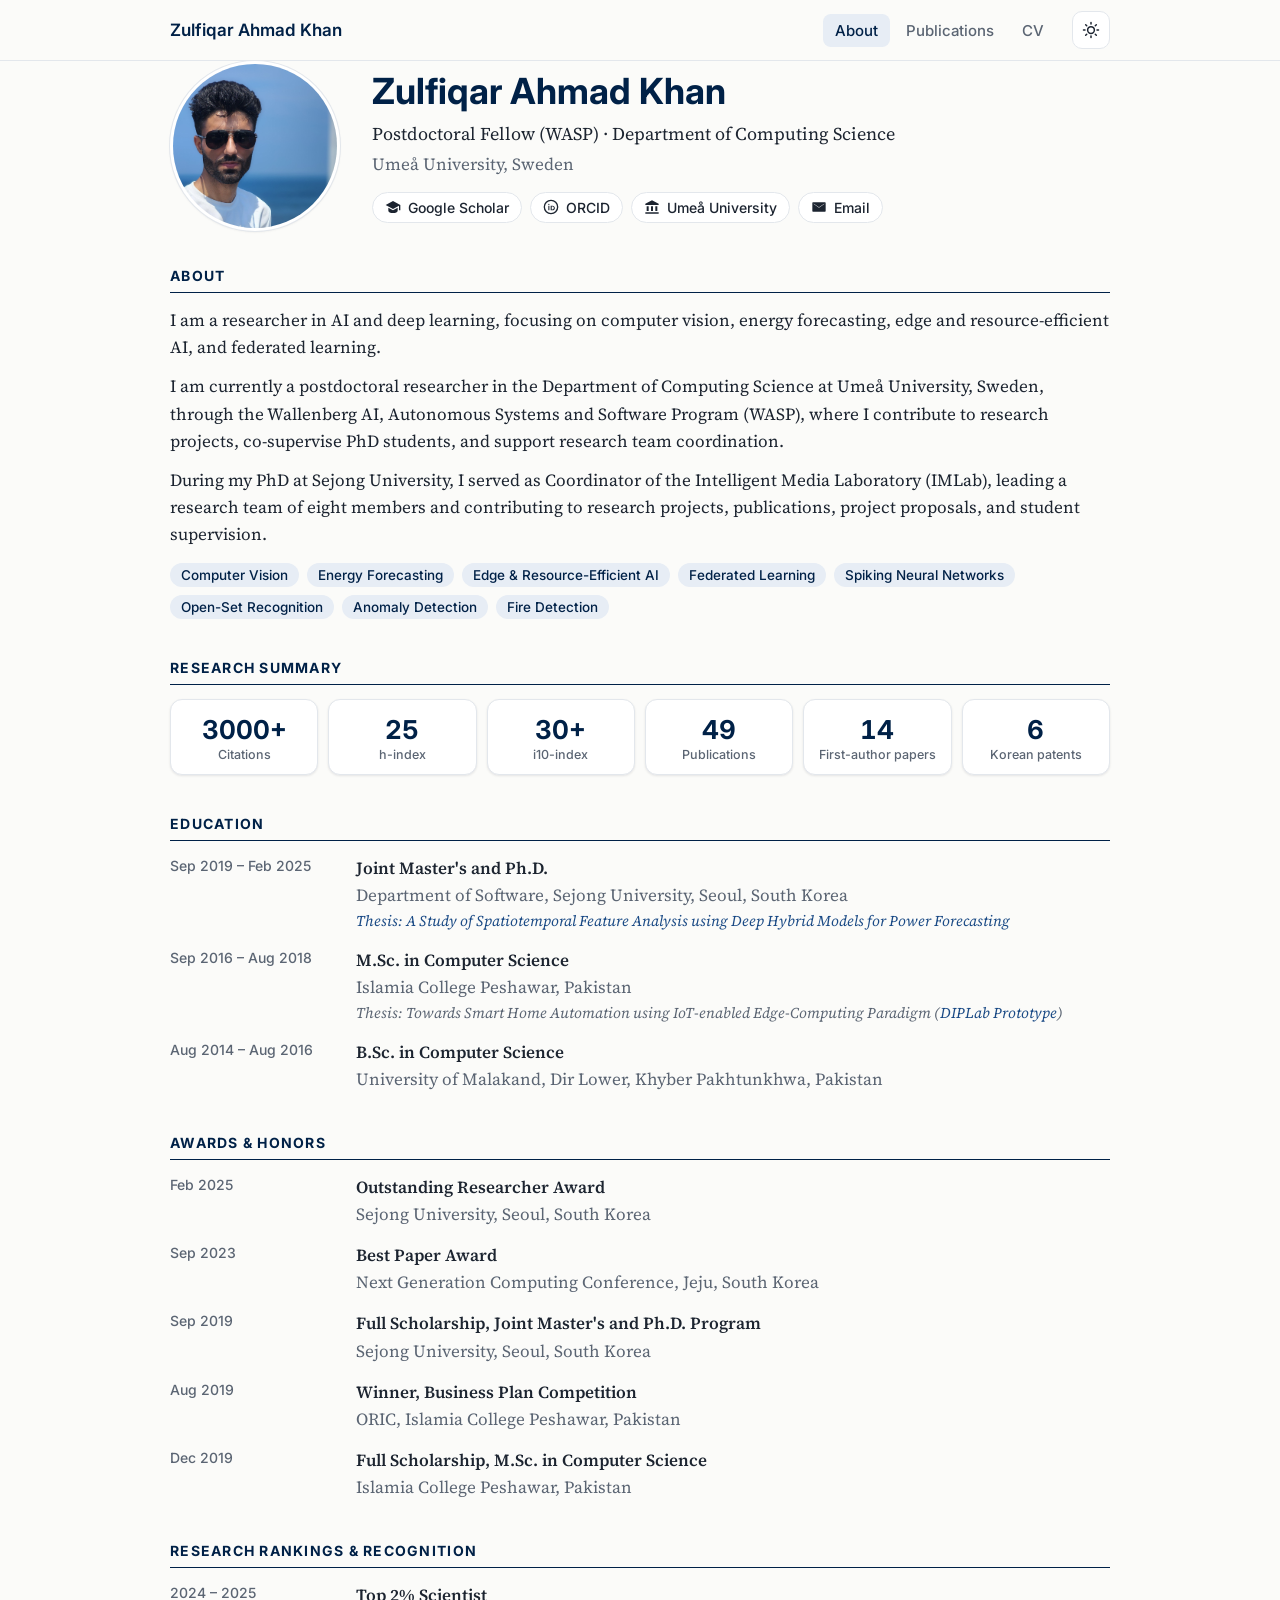
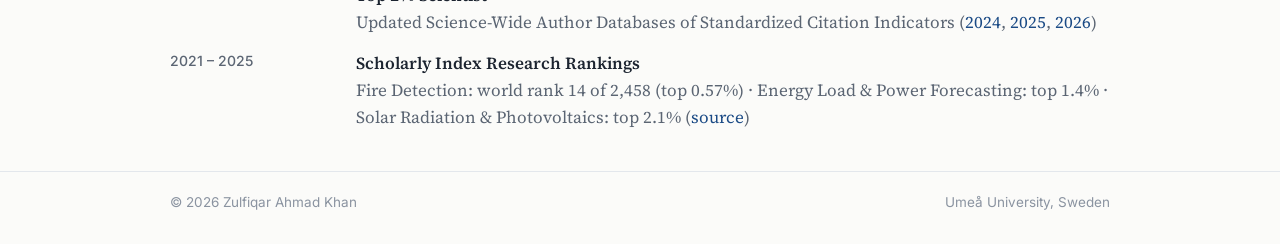
<file: index.html>
<!doctype html>
<html lang="en">
<head>
<meta charset="utf-8">
<meta name="viewport" content="width=device-width, initial-scale=1">
<title>Zulfiqar Ahmad Khan — AI Researcher</title>
<meta name="description" content="Zulfiqar Ahmad Khan, postdoctoral researcher in AI and computer vision at Umeå University.">
<script>try{var t=localStorage.getItem("theme");if(t)document.documentElement.setAttribute("data-theme",t);}catch(e){}</script>
<link rel="preconnect" href="https://fonts.googleapis.com">
<link rel="preconnect" href="https://fonts.gstatic.com" crossorigin>
<link href="https://fonts.googleapis.com/css2?family=Inter:wght@400;500;600;700&family=Source+Serif+4:ital,opsz,wght@0,8..60,400;0,8..60,600;1,8..60,400&display=swap" rel="stylesheet">
<link rel="stylesheet" href="assets/style.css">
<link rel="icon" href="data:image/svg+xml,%3Csvg xmlns='http://www.w3.org/2000/svg' viewBox='0 0 64 64'%3E%3Crect width='64' height='64' rx='14' fill='%23002147'/%3E%3Ctext x='32' y='42' text-anchor='middle' font-family='Arial' font-weight='700' font-size='28' fill='white'%3EZK%3C/text%3E%3C/svg%3E">
</head>
<body data-page="about">
<header class="topbar">
  <div class="wrap">
    <a class="brand" href="index.html">Zulfiqar Ahmad Khan</a>
    <nav class="nav" aria-label="Main">
      <a href="index.html" aria-current="page">About</a>
      <a href="publications.html">Publications</a>
      <a href="cv.html">CV</a>
    </nav>
    <button class="theme-toggle" type="button" aria-label="Switch theme" title="Day / night">
      <svg class="sun" viewBox="0 0 24 24" fill="none" stroke="currentColor" stroke-width="2" stroke-linecap="round"><circle cx="12" cy="12" r="4.5"/><path d="M12 2v2M12 20v2M4.9 4.9l1.4 1.4M17.7 17.7l1.4 1.4M2 12h2M20 12h2M4.9 19.1l1.4-1.4M17.7 6.3l1.4-1.4"/></svg>
      <svg class="moon" viewBox="0 0 24 24" fill="none" stroke="currentColor" stroke-width="2" stroke-linejoin="round"><path d="M20.5 14.5A8.5 8.5 0 0 1 9.5 3.5a8.5 8.5 0 1 0 11 11z"/></svg>
    </button>
  </div>
</header>
<main class="wrap">
<p id="load-error" class="empty" hidden>The page content could not be loaded. If you opened this file directly from your computer, run a local server instead (see README).</p>

<section class="hero">
  <div id="avatar" class="avatar" aria-hidden="true">ZK</div>
  <div>
    <h1 id="name">Zulfiqar Ahmad Khan</h1>
    <p class="role" id="role"></p>
    <p class="org" id="org"></p>
    <div class="links" id="links"></div>
  </div>
</section>

<section>
  <h2 class="section-title">About</h2>
  <div class="bio" id="bio"></div>
</section>

<section>
  <h2 class="section-title">Research Summary</h2>
  <div class="metrics" id="metrics"></div>
</section>

<section>
  <h2 class="section-title">Education</h2>
  <div class="entries" id="education"></div>
</section>

<section>
  <h2 class="section-title">Awards &amp; Honors</h2>
  <div class="entries" id="awards"></div>
</section>

<section>
  <h2 class="section-title">Research Rankings &amp; Recognition</h2>
  <div class="entries" id="recognition"></div>
</section>
</main>
<footer>
  <div class="wrap">
    <span>© <span id="year"></span> Zulfiqar Ahmad Khan</span>
    <span>Umeå University, Sweden</span>
  </div>
</footer>
<script src="assets/main.js"></script>
</body>
</html>
</file>
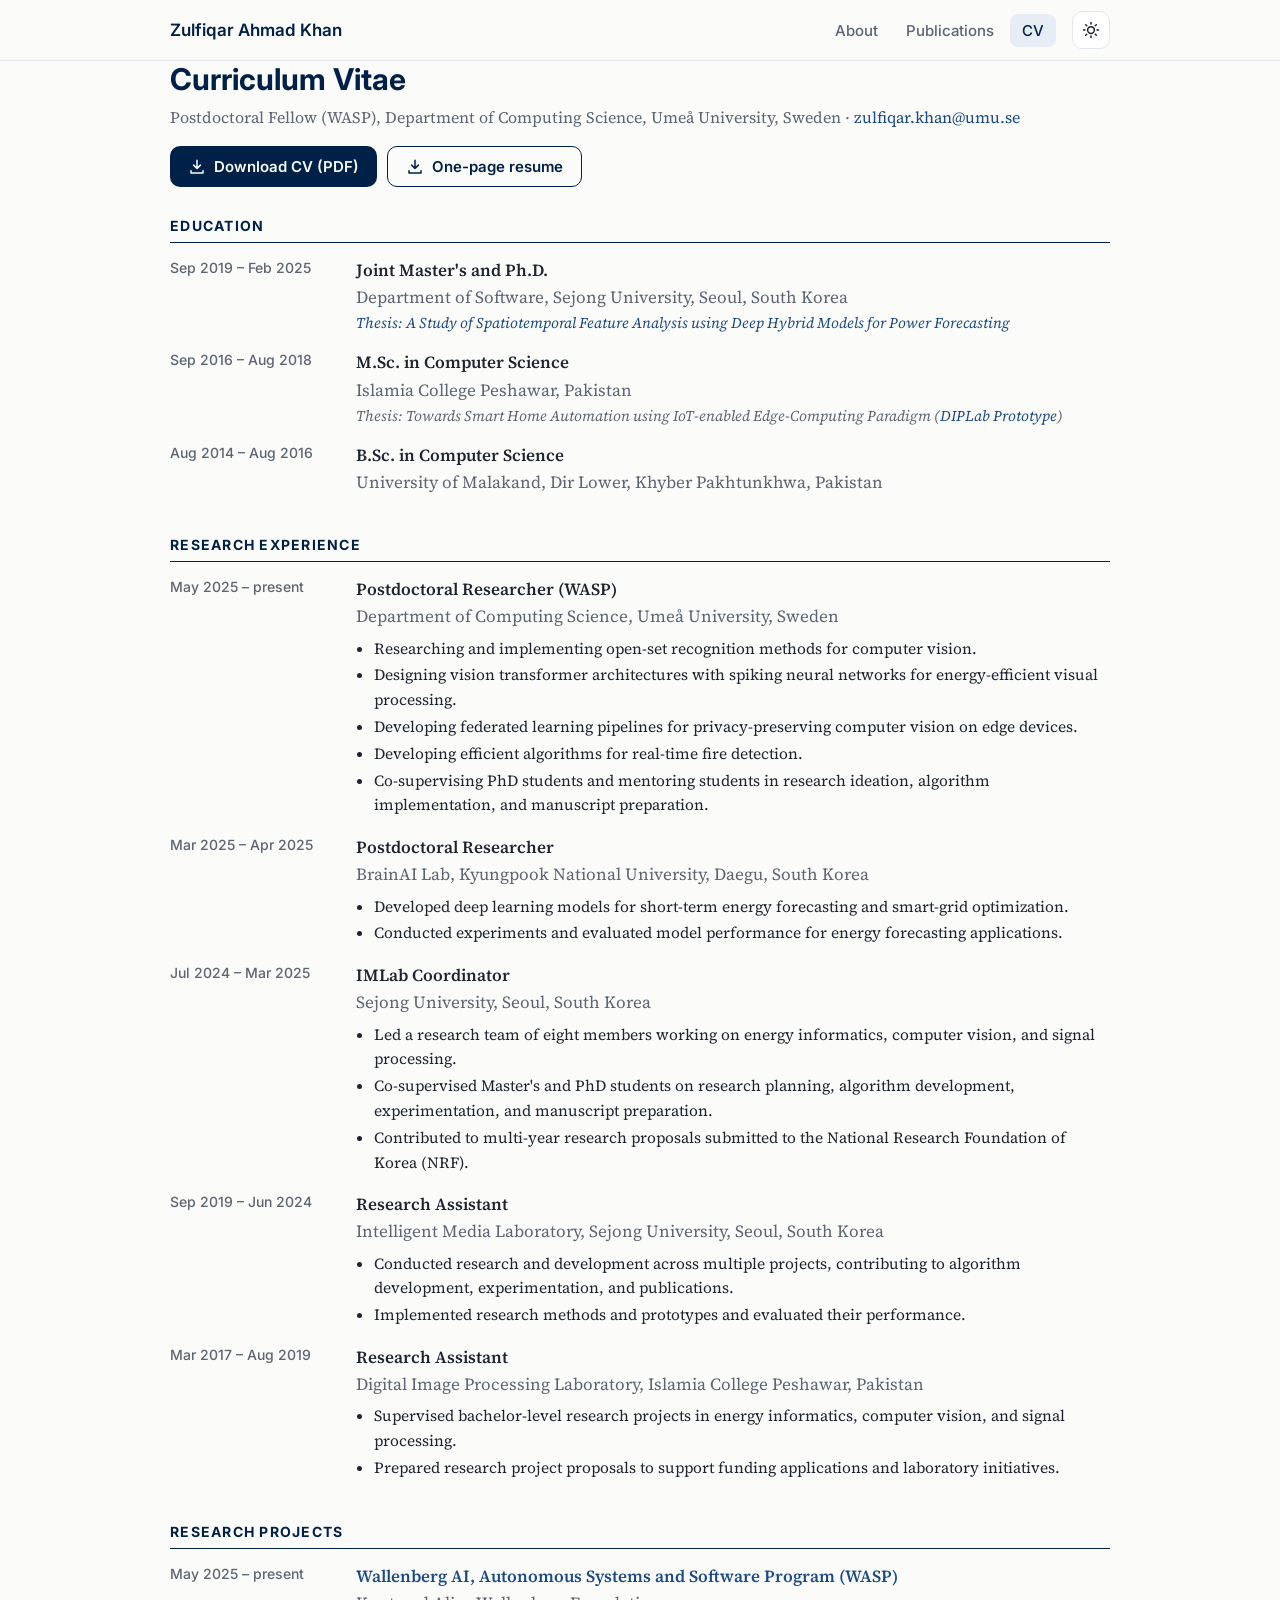
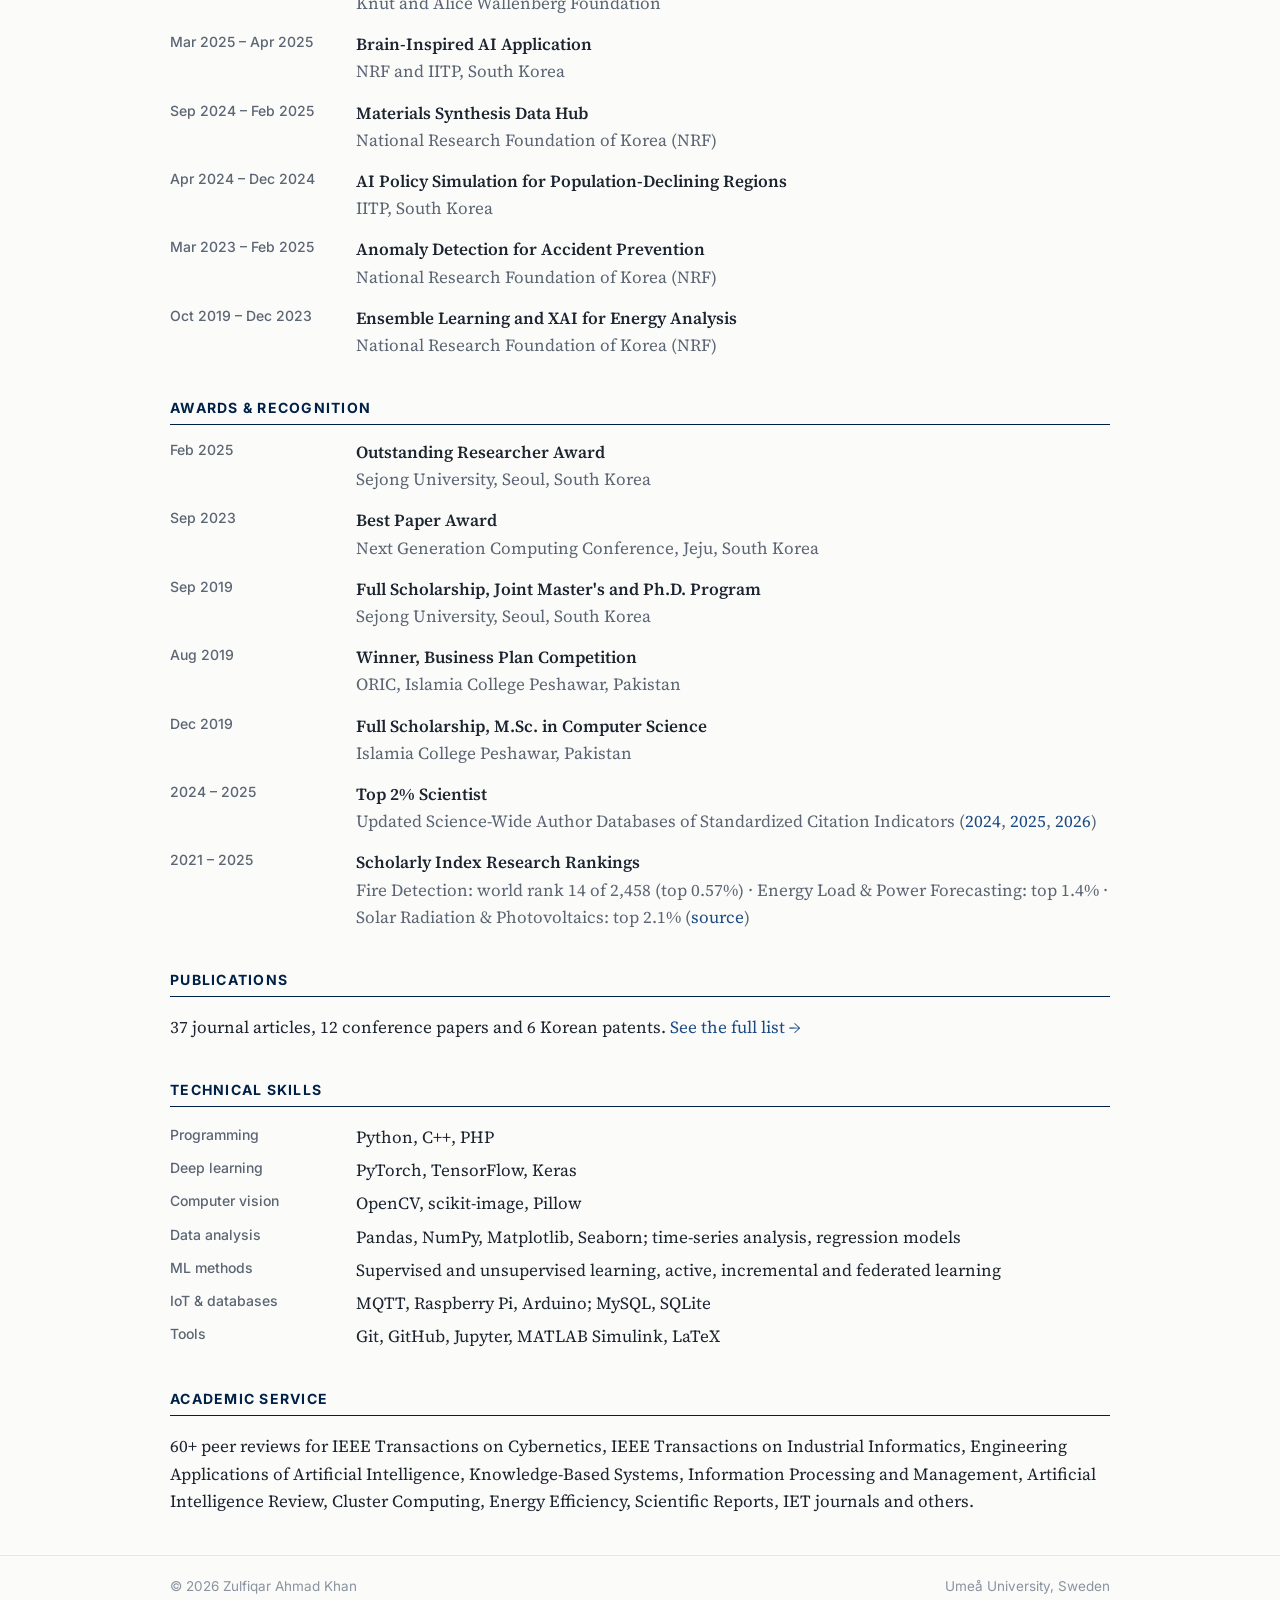
<file: cv.html>
<!doctype html>
<html lang="en">
<head>
<meta charset="utf-8">
<meta name="viewport" content="width=device-width, initial-scale=1">
<title>CV — Zulfiqar Ahmad Khan</title>
<meta name="description" content="Curriculum vitae of Zulfiqar Ahmad Khan.">
<script>try{var t=localStorage.getItem("theme");if(t)document.documentElement.setAttribute("data-theme",t);}catch(e){}</script>
<link rel="preconnect" href="https://fonts.googleapis.com">
<link rel="preconnect" href="https://fonts.gstatic.com" crossorigin>
<link href="https://fonts.googleapis.com/css2?family=Inter:wght@400;500;600;700&family=Source+Serif+4:ital,opsz,wght@0,8..60,400;0,8..60,600;1,8..60,400&display=swap" rel="stylesheet">
<link rel="stylesheet" href="assets/style.css">
<link rel="icon" href="data:image/svg+xml,%3Csvg xmlns='http://www.w3.org/2000/svg' viewBox='0 0 64 64'%3E%3Crect width='64' height='64' rx='14' fill='%23002147'/%3E%3Ctext x='32' y='42' text-anchor='middle' font-family='Arial' font-weight='700' font-size='28' fill='white'%3EZK%3C/text%3E%3C/svg%3E">
</head>
<body data-page="cv">
<header class="topbar">
  <div class="wrap">
    <a class="brand" href="index.html">Zulfiqar Ahmad Khan</a>
    <nav class="nav" aria-label="Main">
      <a href="index.html">About</a>
      <a href="publications.html">Publications</a>
      <a href="cv.html" aria-current="page">CV</a>
    </nav>
    <button class="theme-toggle" type="button" aria-label="Switch theme" title="Day / night">
      <svg class="sun" viewBox="0 0 24 24" fill="none" stroke="currentColor" stroke-width="2" stroke-linecap="round"><circle cx="12" cy="12" r="4.5"/><path d="M12 2v2M12 20v2M4.9 4.9l1.4 1.4M17.7 17.7l1.4 1.4M2 12h2M20 12h2M4.9 19.1l1.4-1.4M17.7 6.3l1.4-1.4"/></svg>
      <svg class="moon" viewBox="0 0 24 24" fill="none" stroke="currentColor" stroke-width="2" stroke-linejoin="round"><path d="M20.5 14.5A8.5 8.5 0 0 1 9.5 3.5a8.5 8.5 0 1 0 11 11z"/></svg>
    </button>
  </div>
</header>
<main class="wrap">
<p id="load-error" class="empty" hidden>The page content could not be loaded. If you opened this file directly from your computer, run a local server instead (see README).</p>

<div class="cv-head">
  <div>
    <h1 class="page-title">Curriculum Vitae</h1>
    <p class="page-sub" id="cv-contact" style="margin:0"></p>
  </div>
  <div class="cv-actions">
  <a class="btn" id="download" href="files/CV_Zulfiqar_Ahmad_Khan.pdf" download>
    <svg viewBox="0 0 24 24" aria-hidden="true"><path d="M12 3v11m0 0-4.5-4.5M12 14l4.5-4.5M4 17v3h16v-3" fill="none" stroke="currentColor" stroke-width="2" stroke-linecap="round" stroke-linejoin="round"/></svg>
    Download CV (PDF)
  </a>
  <a class="btn ghost" id="download-resume" href="files/Resume_Zulfiqar_Ahmad_Khan.pdf" download>
    <svg viewBox="0 0 24 24" aria-hidden="true"><path d="M12 3v11m0 0-4.5-4.5M12 14l4.5-4.5M4 17v3h16v-3" fill="none" stroke="currentColor" stroke-width="2" stroke-linecap="round" stroke-linejoin="round"/></svg>
    One-page resume
  </a>
  </div>
</div>

<section>
  <h2 class="section-title">Education</h2>
  <div class="entries" id="cv-education"></div>
</section>

<section>
  <h2 class="section-title">Research Experience</h2>
  <div class="entries" id="cv-experience"></div>
</section>

<section>
  <h2 class="section-title">Research Projects</h2>
  <div class="entries" id="cv-projects"></div>
</section>

<section>
  <h2 class="section-title">Awards &amp; Recognition</h2>
  <div class="entries" id="cv-awards"></div>
</section>

<section>
  <h2 class="section-title">Publications</h2>
  <p>37 journal articles, 12 conference papers and 6 Korean patents.
  <a href="publications.html">See the full list →</a></p>
</section>

<section>
  <h2 class="section-title">Technical Skills</h2>
  <dl class="kv" id="cv-skills"></dl>
</section>

<section>
  <h2 class="section-title">Academic Service</h2>
  <div id="cv-service"></div>
</section>
</main>
<footer>
  <div class="wrap">
    <span>© <span id="year"></span> Zulfiqar Ahmad Khan</span>
    <span>Umeå University, Sweden</span>
  </div>
</footer>
<script src="assets/main.js"></script>
</body>
</html>
</file>
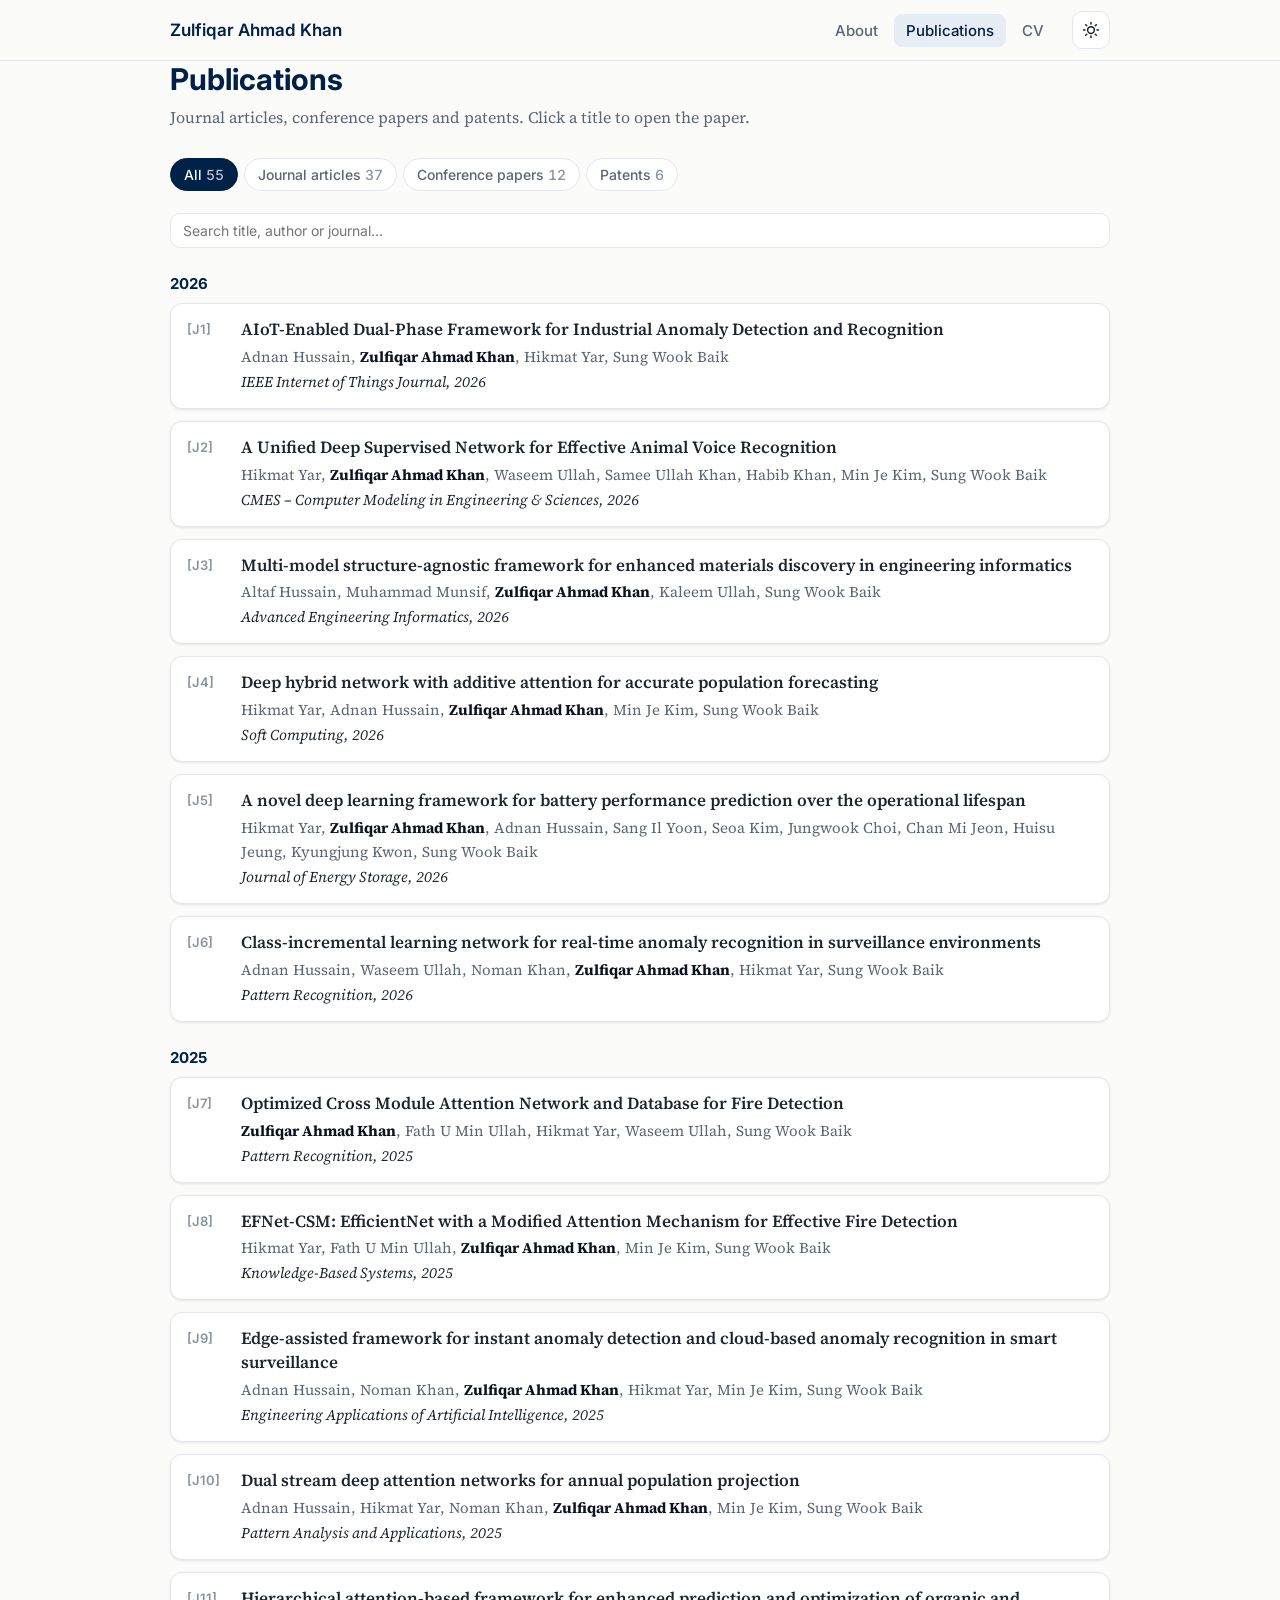
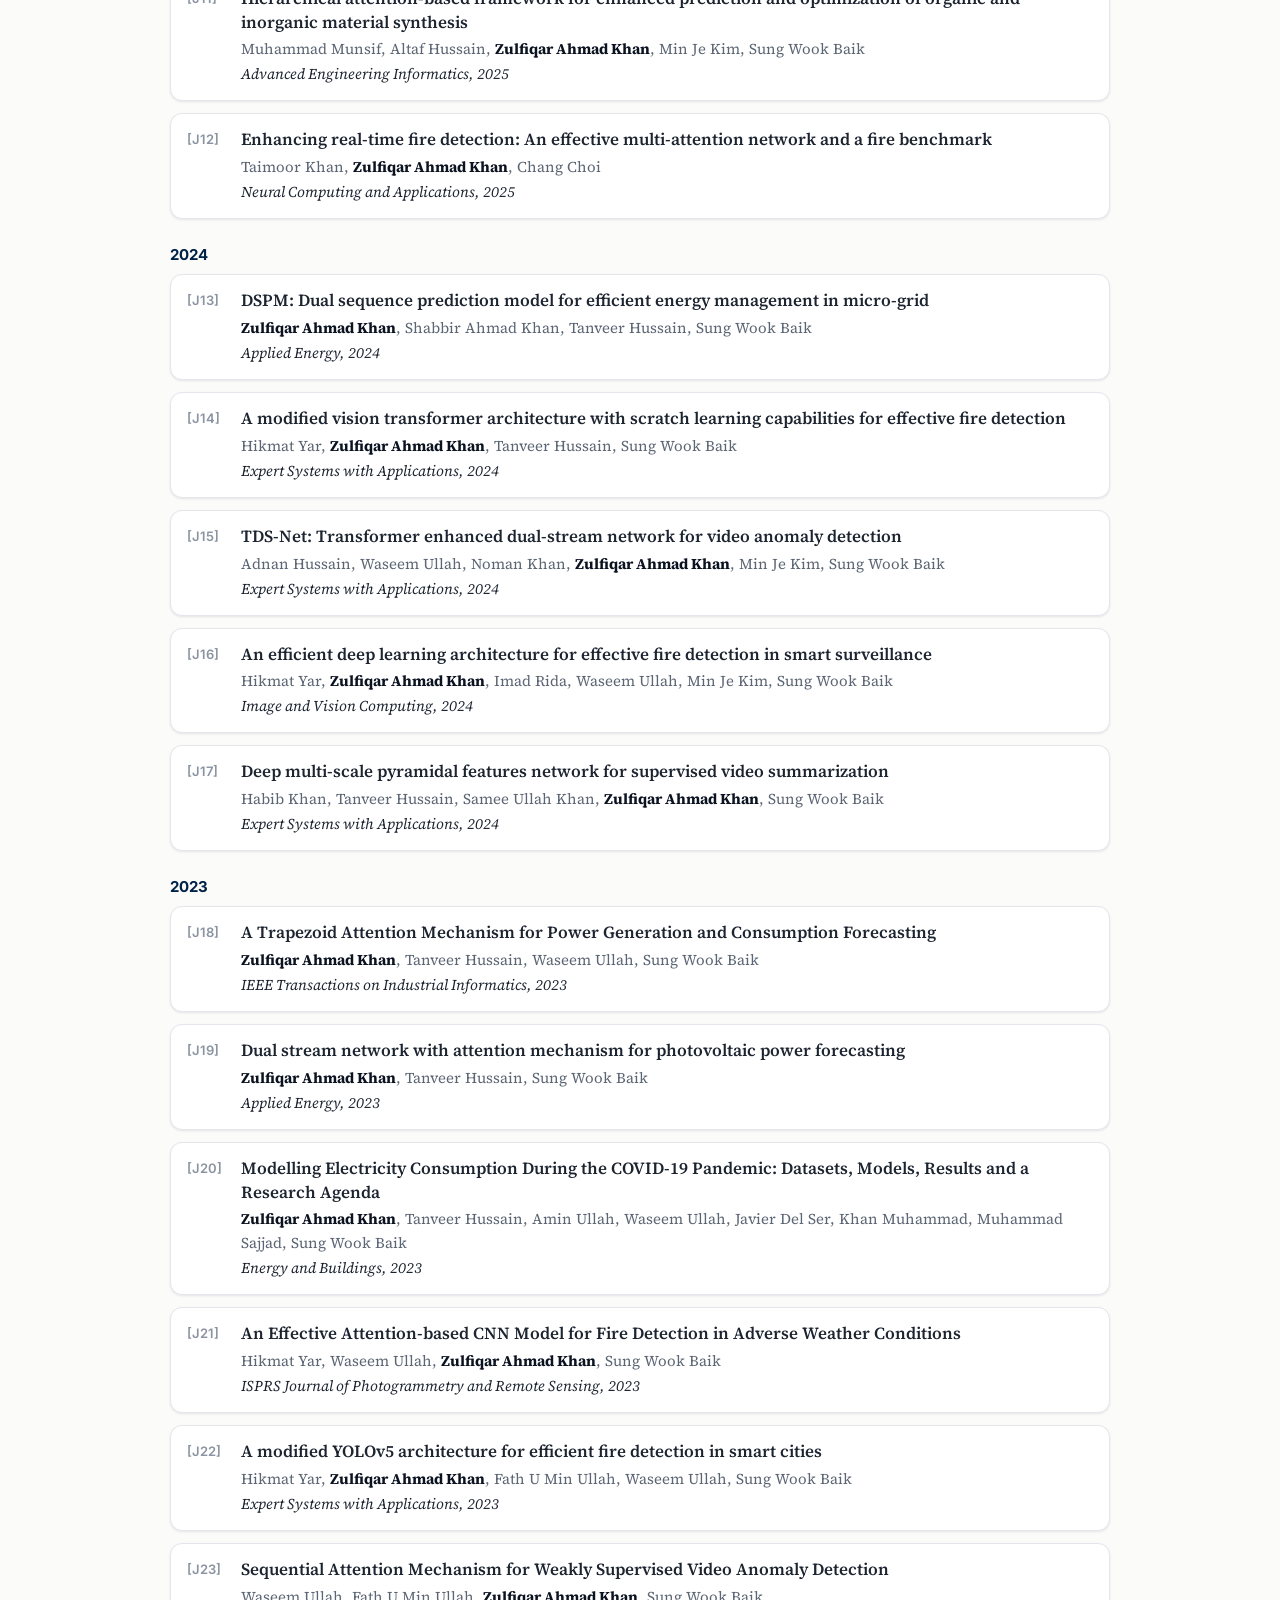
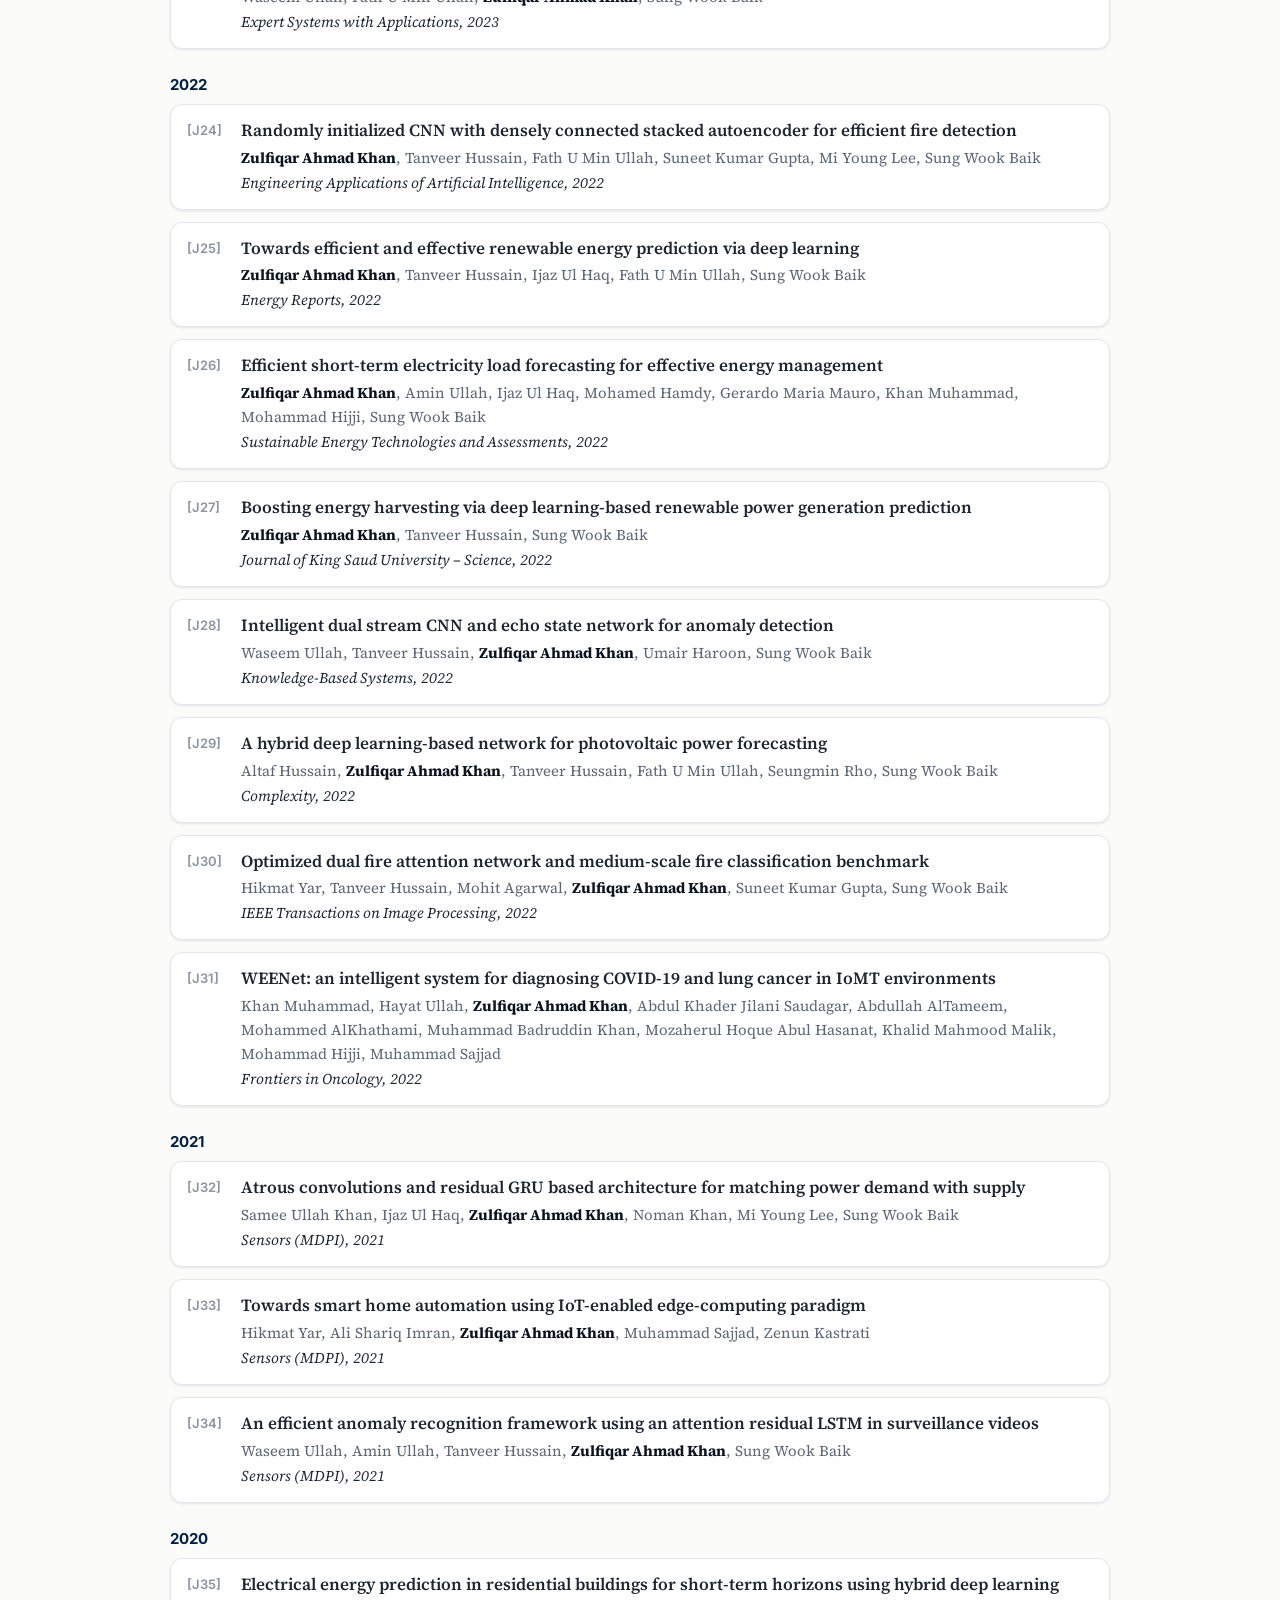
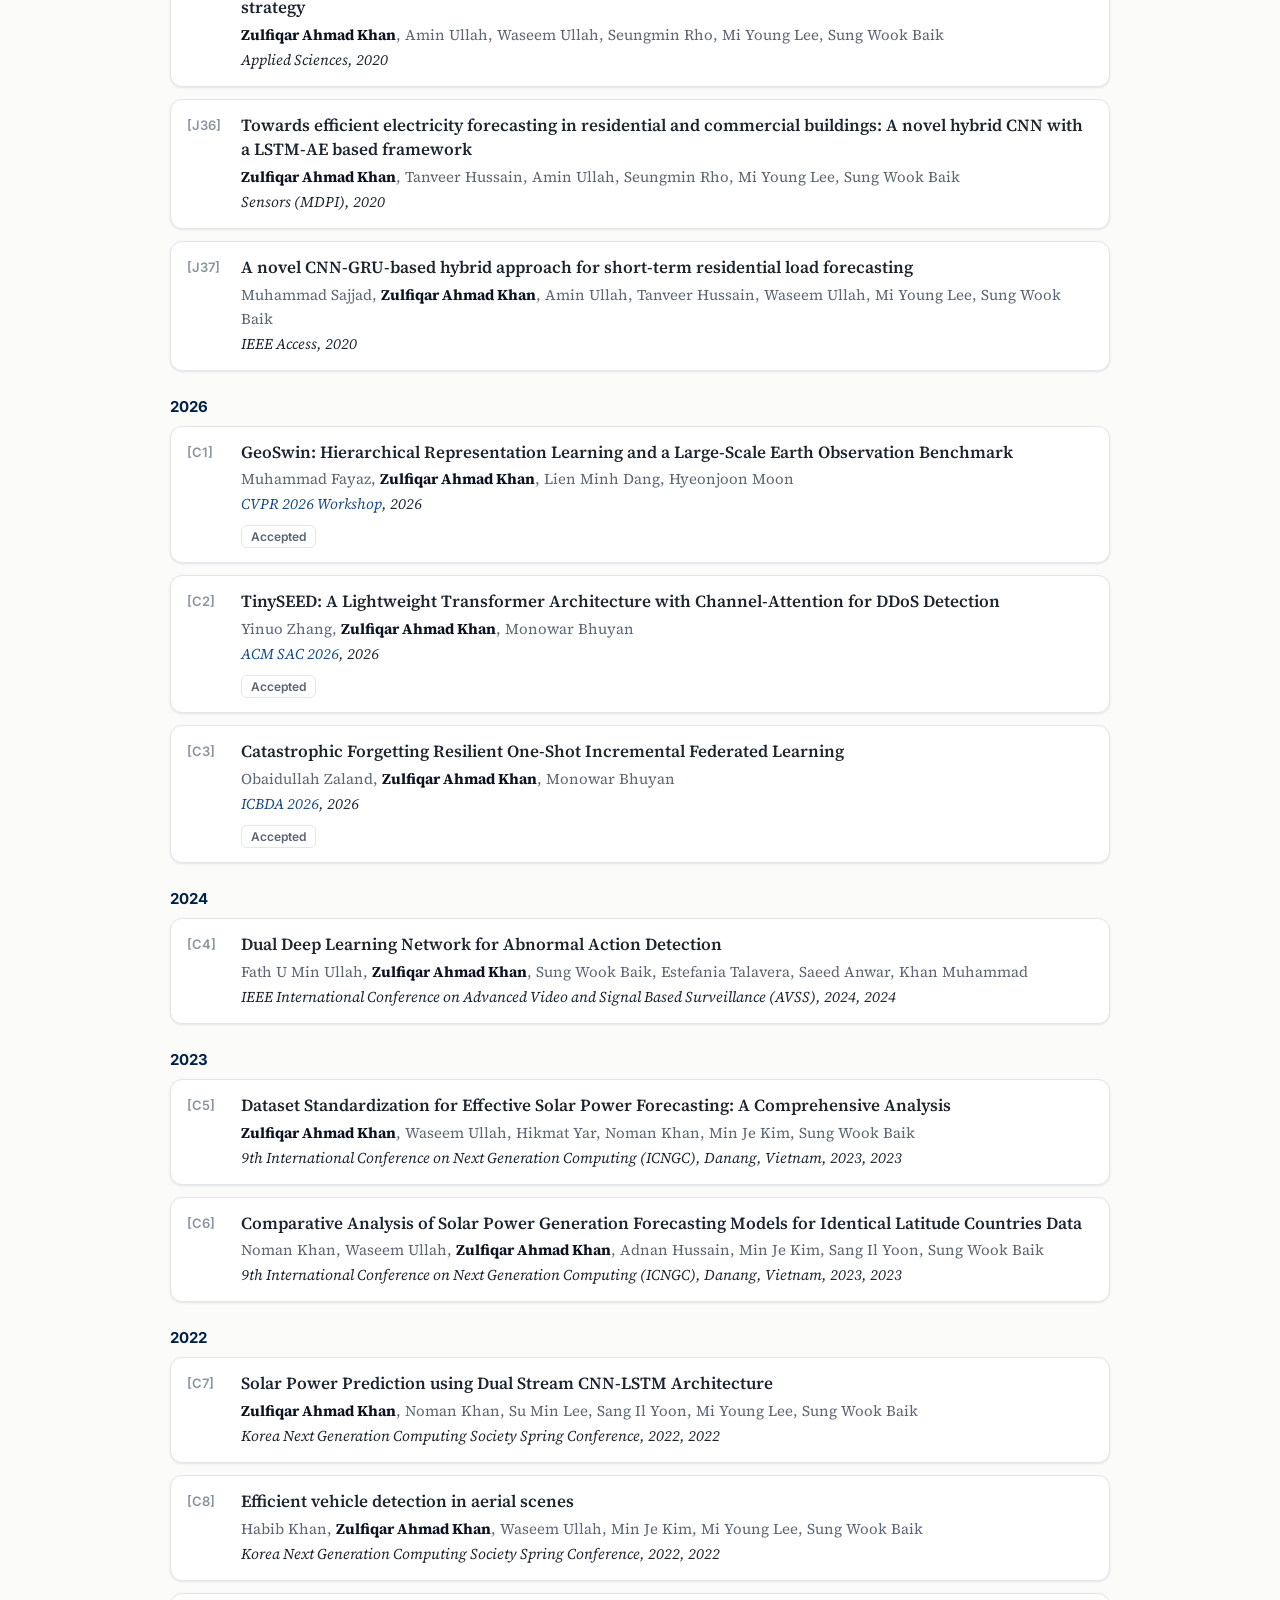
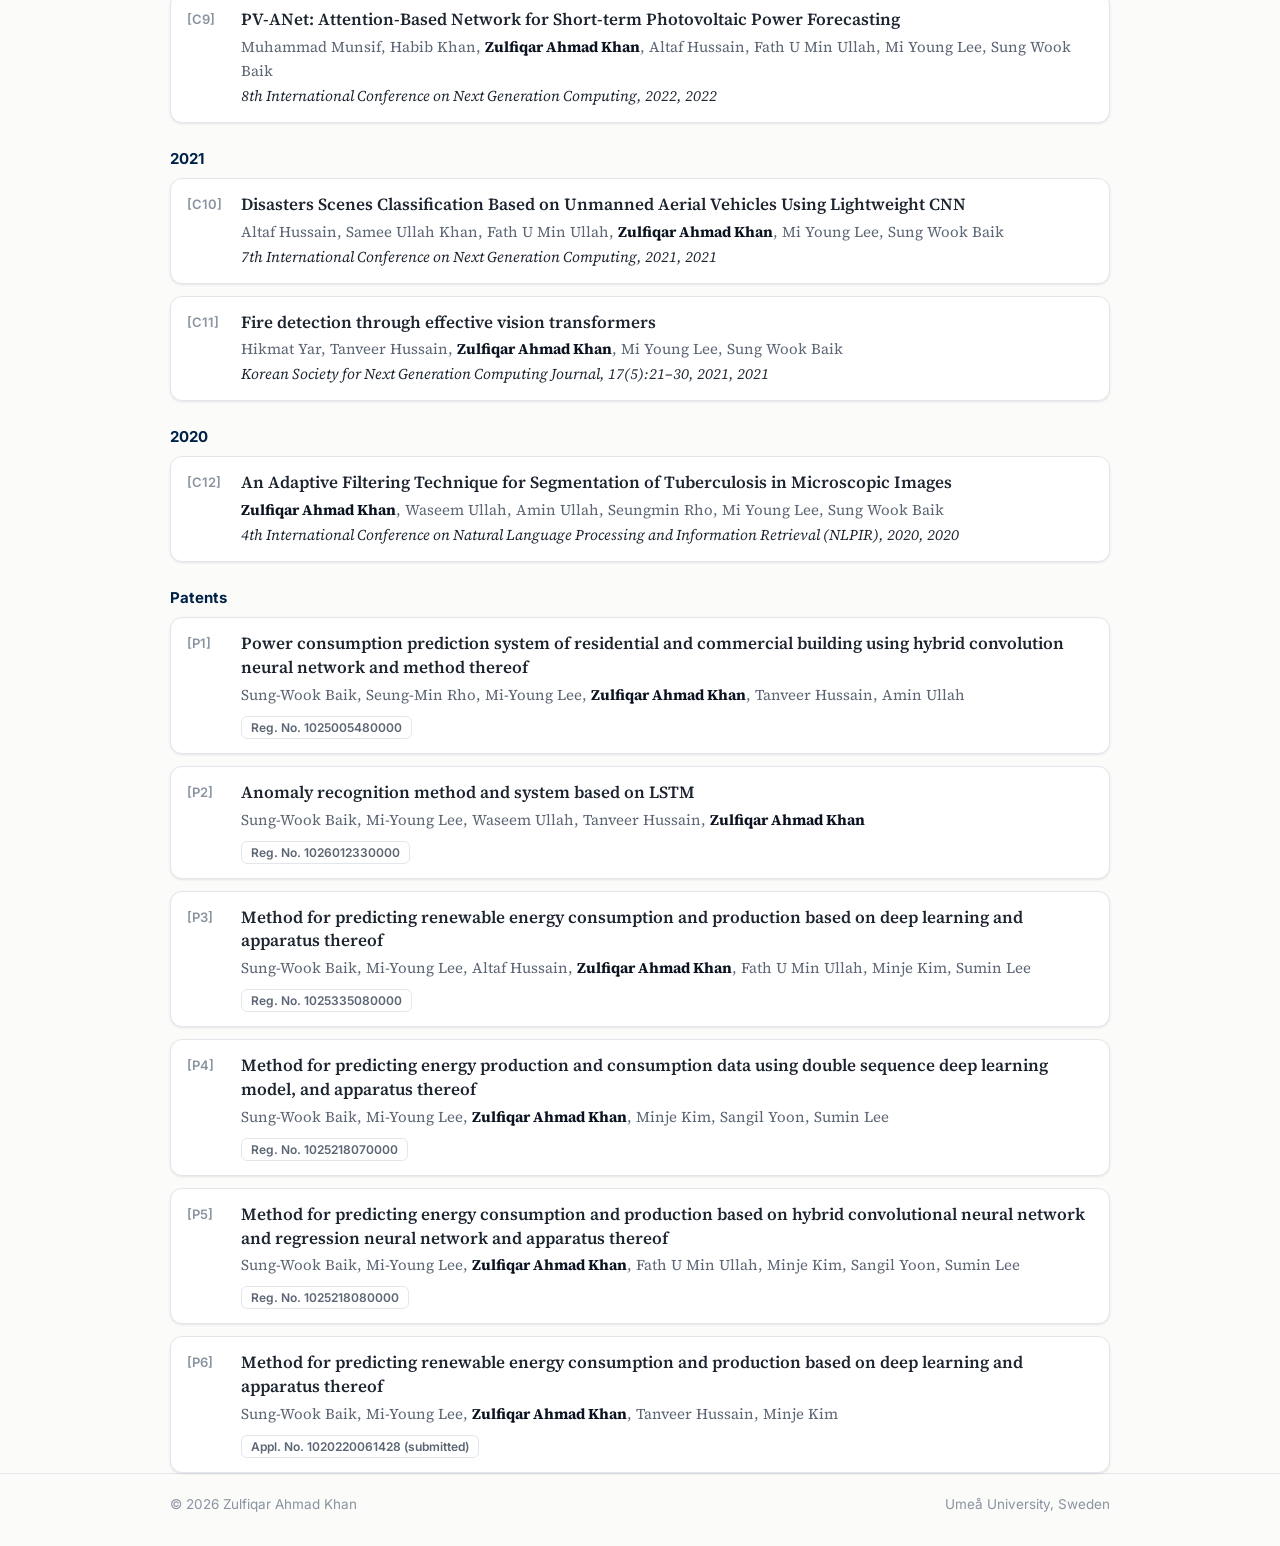
<file: publications.html>
<!doctype html>
<html lang="en">
<head>
<meta charset="utf-8">
<meta name="viewport" content="width=device-width, initial-scale=1">
<title>Publications — Zulfiqar Ahmad Khan</title>
<meta name="description" content="Journal articles, conference papers, manuscripts and patents by Zulfiqar Ahmad Khan.">
<script>try{var t=localStorage.getItem("theme");if(t)document.documentElement.setAttribute("data-theme",t);}catch(e){}</script>
<link rel="preconnect" href="https://fonts.googleapis.com">
<link rel="preconnect" href="https://fonts.gstatic.com" crossorigin>
<link href="https://fonts.googleapis.com/css2?family=Inter:wght@400;500;600;700&family=Source+Serif+4:ital,opsz,wght@0,8..60,400;0,8..60,600;1,8..60,400&display=swap" rel="stylesheet">
<link rel="stylesheet" href="assets/style.css">
<link rel="icon" href="data:image/svg+xml,%3Csvg xmlns='http://www.w3.org/2000/svg' viewBox='0 0 64 64'%3E%3Crect width='64' height='64' rx='14' fill='%23002147'/%3E%3Ctext x='32' y='42' text-anchor='middle' font-family='Arial' font-weight='700' font-size='28' fill='white'%3EZK%3C/text%3E%3C/svg%3E">
</head>
<body data-page="publications">
<header class="topbar">
  <div class="wrap">
    <a class="brand" href="index.html">Zulfiqar Ahmad Khan</a>
    <nav class="nav" aria-label="Main">
      <a href="index.html">About</a>
      <a href="publications.html" aria-current="page">Publications</a>
      <a href="cv.html">CV</a>
    </nav>
    <button class="theme-toggle" type="button" aria-label="Switch theme" title="Day / night">
      <svg class="sun" viewBox="0 0 24 24" fill="none" stroke="currentColor" stroke-width="2" stroke-linecap="round"><circle cx="12" cy="12" r="4.5"/><path d="M12 2v2M12 20v2M4.9 4.9l1.4 1.4M17.7 17.7l1.4 1.4M2 12h2M20 12h2M4.9 19.1l1.4-1.4M17.7 6.3l1.4-1.4"/></svg>
      <svg class="moon" viewBox="0 0 24 24" fill="none" stroke="currentColor" stroke-width="2" stroke-linejoin="round"><path d="M20.5 14.5A8.5 8.5 0 0 1 9.5 3.5a8.5 8.5 0 1 0 11 11z"/></svg>
    </button>
  </div>
</header>
<main class="wrap">
<p id="load-error" class="empty" hidden>The page content could not be loaded. If you opened this file directly from your computer, run a local server instead (see README).</p>

<h1 class="page-title">Publications</h1>
<p class="page-sub">Journal articles, conference papers and patents. Click a title to open the paper.</p>
<div class="toolbar">
  <div class="tabs" id="tabs" role="group" aria-label="Publication type"></div>
</div>
<div class="toolbar">
  <input class="search" id="search" type="search" placeholder="Search title, author or journal…" aria-label="Search publications">
</div>
<div id="pub-list"></div>
</main>
<footer>
  <div class="wrap">
    <span>© <span id="year"></span> Zulfiqar Ahmad Khan</span>
    <span>Umeå University, Sweden</span>
  </div>
</footer>
<script src="assets/main.js"></script>
</body>
</html>
</file>
<file: assets/style.css>
/* ============================================================
   Zulfiqar Ahmad Khan — academic website
   Light/dark themes via CSS variables. Oxford blue accent.
   ============================================================ */
:root {
  --bg: #fbfbf9;
  --surface: #ffffff;
  --surface-2: #f1f4f8;
  --text: #1c2430;
  --muted: #5b6573;
  --faint: #8a93a0;
  --border: #e3e7ec;
  --accent: #002147;          /* Oxford blue */
  --accent-soft: #e7edf5;
  --link: #1a4a85;
  --me: #0b1220;
  --shadow: 0 1px 2px rgba(16,24,40,.04), 0 1px 3px rgba(16,24,40,.06);
  --serif: "Source Serif 4", Charter, "Bitstream Charter", Georgia, serif;
  --sans: "Inter", system-ui, -apple-system, "Segoe UI", Roboto, sans-serif;
  color-scheme: light;
}
@media (prefers-color-scheme: dark) {
  :root:not([data-theme="light"]) {
    --bg: #0d1117; --surface: #131a23; --surface-2: #1a2330; --text: #e4e8ee; --muted: #a3adba;
    --faint: #7b8593; --border: #26303d; --accent: #9cc3f5; --accent-soft: #1b2a40; --link: #9cc3f5; --me: #ffffff;
        --shadow: none; color-scheme: dark;
  }
}
:root[data-theme="dark"] {
  --bg: #0d1117; --surface: #131a23; --surface-2: #1a2330; --text: #e4e8ee; --muted: #a3adba;
  --faint: #7b8593; --border: #26303d; --accent: #9cc3f5; --accent-soft: #1b2a40; --link: #9cc3f5; --me: #ffffff;
  --shadow: none; color-scheme: dark;
}

* { box-sizing: border-box; }
html { -webkit-text-size-adjust: 100%; }
body {
  margin: 0; background: var(--bg); color: var(--text);
  font: 17px/1.6 var(--serif);
  transition: background .2s ease, color .2s ease;
}
a { color: var(--link); text-decoration: none; }
a:hover { text-decoration: underline; text-underline-offset: 2px; }
h1, h2, h3 { font-family: var(--sans); color: var(--accent); line-height: 1.25; }
.wrap { max-width: 980px; margin: 0 auto; padding: 0 20px; }

/* ---------- Top bar ---------- */
.topbar {
  position: sticky; top: 0; z-index: 10;
  background: color-mix(in srgb, var(--bg) 88%, transparent);
  backdrop-filter: saturate(150%) blur(8px);
  border-bottom: 1px solid var(--border);
}
.topbar .wrap { display: flex; align-items: center; gap: 16px; height: 60px; }
.brand { font: 600 17px var(--sans); color: var(--accent); white-space: nowrap; margin-right: auto; }
.brand:hover { text-decoration: none; }
.nav { display: flex; gap: 4px; }
.nav a {
  font: 500 15px var(--sans); color: var(--muted); padding: 7px 12px; border-radius: 8px;
}
.nav a:hover { color: var(--text); background: var(--surface-2); text-decoration: none; }
.nav a[aria-current="page"] { color: var(--accent); background: var(--accent-soft); }
.theme-toggle {
  display: grid; place-items: center; width: 38px; height: 38px; border-radius: 10px;
  border: 1px solid var(--border); background: var(--surface); color: var(--text); cursor: pointer;
}
.theme-toggle:hover { background: var(--surface-2); }
.theme-toggle svg { width: 18px; height: 18px; }
.theme-toggle .moon { display: none; }
:root[data-theme="dark"] .theme-toggle .sun { display: none; }
:root[data-theme="dark"] .theme-toggle .moon { display: block; }

/* ---------- Layout ---------- */
main { padding: 36px 0 64px; }
section { margin: 0 0 40px; }
.section-title {
  font: 700 14px var(--sans); letter-spacing: .09em; text-transform: uppercase;
  color: var(--accent); margin: 0 0 14px; padding-bottom: 8px; border-bottom: 1.5px solid var(--accent);
}
.page-title { font-size: 30px; margin: 0 0 6px; }
.page-sub { color: var(--muted); margin: 0 0 28px; font-size: 16px; }

/* ---------- Hero (About) ---------- */
.hero { display: grid; grid-template-columns: 170px 1fr; gap: 32px; align-items: center; margin-bottom: 36px; }
.avatar {
  width: 170px; height: 170px; border-radius: 50%; object-fit: cover;
  border: 3px solid var(--surface); box-shadow: 0 0 0 1px var(--border), var(--shadow);
  background: var(--accent-soft); display: grid; place-items: center;
  font: 700 54px var(--sans); color: var(--accent);
}
.hero h1 { font-size: 36px; margin: 0 0 6px; }
.hero .role { margin: 0; font-size: 18px; }
.hero .org { margin: 2px 0 14px; color: var(--muted); }
.links { display: flex; flex-wrap: wrap; gap: 8px; }
.links a {
  display: inline-flex; align-items: center; gap: 7px; padding: 6px 12px; border-radius: 999px;
  border: 1px solid var(--border); background: var(--surface); color: var(--text);
  font: 500 14px var(--sans);
}
.links a:hover { border-color: var(--accent); color: var(--accent); text-decoration: none; }
.links svg { width: 16px; height: 16px; flex: none; }

.bio p { margin: 0 0 12px; }
.chips { display: flex; flex-wrap: wrap; gap: 8px; margin-top: 14px; }
.chip { font: 500 13.5px var(--sans); padding: 4px 11px; border-radius: 999px; background: var(--accent-soft); color: var(--accent); }

/* ---------- Metrics ---------- */
.metrics { display: grid; grid-template-columns: repeat(6, 1fr); gap: 10px; }
.metric {
  background: var(--surface); border: 1px solid var(--border); border-radius: 12px;
  padding: 14px 10px 12px; text-align: center; box-shadow: var(--shadow);
}
.metric .v { font: 700 26px var(--sans); color: var(--accent); font-variant-numeric: tabular-nums; }
.metric .l { font: 500 12.5px var(--sans); color: var(--muted); margin-top: 2px; }


/* ---------- Timeline entries ---------- */
.entries { display: grid; gap: 14px; }
.entry { display: grid; grid-template-columns: 170px 1fr; gap: 16px; }
.entry .date { font: 500 14px var(--sans); color: var(--muted); padding-top: 2px; }
.entry .title { font-weight: 600; }
.entry .org { color: var(--muted); }
.entry .detail { font-size: 15px; color: var(--muted); font-style: italic; }
.entry ul { margin: 6px 0 0; padding-left: 18px; font-size: 15.5px; }
.entry li { margin: 2px 0; }
.kv { display: grid; grid-template-columns: 170px 1fr; gap: 6px 16px; }
.kv dt { font: 500 14px var(--sans); color: var(--muted); padding-top: 2px; }
.kv dd { margin: 0; }

/* ---------- Buttons ---------- */
.btn {
  display: inline-flex; align-items: center; gap: 8px; padding: 10px 18px; border-radius: 10px;
  background: var(--accent); color: var(--bg); font: 600 15px var(--sans); border: 0; cursor: pointer;
}
.btn:hover { text-decoration: none; filter: brightness(1.1); }
.btn svg { width: 18px; height: 18px; }
.btn.ghost { background: transparent; color: var(--accent); border: 1px solid var(--accent); }
.cv-actions { display: flex; flex-wrap: wrap; gap: 10px; }
.cv-head { display: flex; flex-wrap: wrap; align-items: flex-end; justify-content: space-between; gap: 16px; margin-bottom: 30px; }

/* ---------- Publications ---------- */
.toolbar { display: flex; flex-wrap: wrap; gap: 10px; align-items: center; margin-bottom: 22px; }
.tabs { display: flex; flex-wrap: wrap; gap: 6px; }
.tab {
  font: 500 14px var(--sans); padding: 7px 13px; border-radius: 999px; cursor: pointer;
  border: 1px solid var(--border); background: var(--surface); color: var(--muted);
}
.tab .c { color: var(--faint); margin-left: 4px; font-variant-numeric: tabular-nums; }
.tab[aria-pressed="true"] { background: var(--accent); border-color: var(--accent); color: var(--bg); }
.tab[aria-pressed="true"] .c { color: inherit; opacity: .75; }
.search, .sort {
  font: 14px var(--sans); padding: 8px 12px; border-radius: 10px; border: 1px solid var(--border);
  background: var(--surface); color: var(--text);
}
.search { flex: 1; min-width: 180px; }
.year { font: 700 15px var(--sans); color: var(--accent); margin: 26px 0 10px; }
.pubs { list-style: none; margin: 0; padding: 0; display: grid; gap: 12px; }
.pub {
  display: grid; grid-template-columns: 48px 1fr; gap: 6px;
  background: var(--surface); border: 1px solid var(--border); border-radius: 12px; padding: 14px 16px;
  box-shadow: var(--shadow);
}
.pub .num { font: 600 13px var(--sans); color: var(--faint); padding-top: 3px; }
.pub .t { font-weight: 600; line-height: 1.4; }
.pub .t a { color: var(--text); }
.pub .t a:hover { color: var(--link); }
.pub .a { font-size: 15px; color: var(--muted); margin-top: 3px; }
.pub .a b { color: var(--me); font-weight: 700; }
.pub .v { font-size: 15px; font-style: italic; margin-top: 1px; }
.badges { display: flex; flex-wrap: wrap; gap: 6px; margin-top: 9px; }
.badge {
  font: 600 12px var(--sans); padding: 3px 9px; border-radius: 6px;
  background: var(--surface-2); color: var(--muted); white-space: nowrap;
}
.badge.status { background: transparent; border: 1px solid var(--border); white-space: normal; }
.pub > div { min-width: 0; }
.empty { color: var(--muted); padding: 30px 0; text-align: center; font-family: var(--sans); }

/* ---------- Footer ---------- */
footer { border-top: 1px solid var(--border); padding: 22px 0 34px; font: 13.5px var(--sans); color: var(--faint); }
footer .wrap { display: flex; flex-wrap: wrap; gap: 8px 20px; justify-content: space-between; }

/* ---------- Responsive ---------- */
@media (max-width: 860px) {
  .metrics { grid-template-columns: repeat(3, 1fr); }
}
@media (max-width: 640px) {
  body { font-size: 16px; }
  .topbar .wrap { height: auto; padding-top: 10px; padding-bottom: 10px; flex-wrap: wrap; gap: 8px; }
  .brand { width: 100%; margin: 0; }
  .nav { order: 2; }
  .theme-toggle { margin-left: auto; order: 3; }
  .hero { grid-template-columns: 1fr; text-align: center; gap: 18px; }
  .avatar { margin: 0 auto; width: 130px; height: 130px; font-size: 42px; }
  .links { justify-content: center; }
  .chips { justify-content: center; }
  .hero h1 { font-size: 28px; }
  .metrics { grid-template-columns: repeat(2, 1fr); }
  .entry, .kv { grid-template-columns: 1fr; gap: 2px; }
  .kv dd { margin-bottom: 8px; }
  .search, .sort { flex: 1 1 100%; }
  .pub { grid-template-columns: 1fr; }
  .pub .num { padding: 0; }
}
@media print {
  .topbar, footer, .theme-toggle, .toolbar { display: none; }
}
</file>
